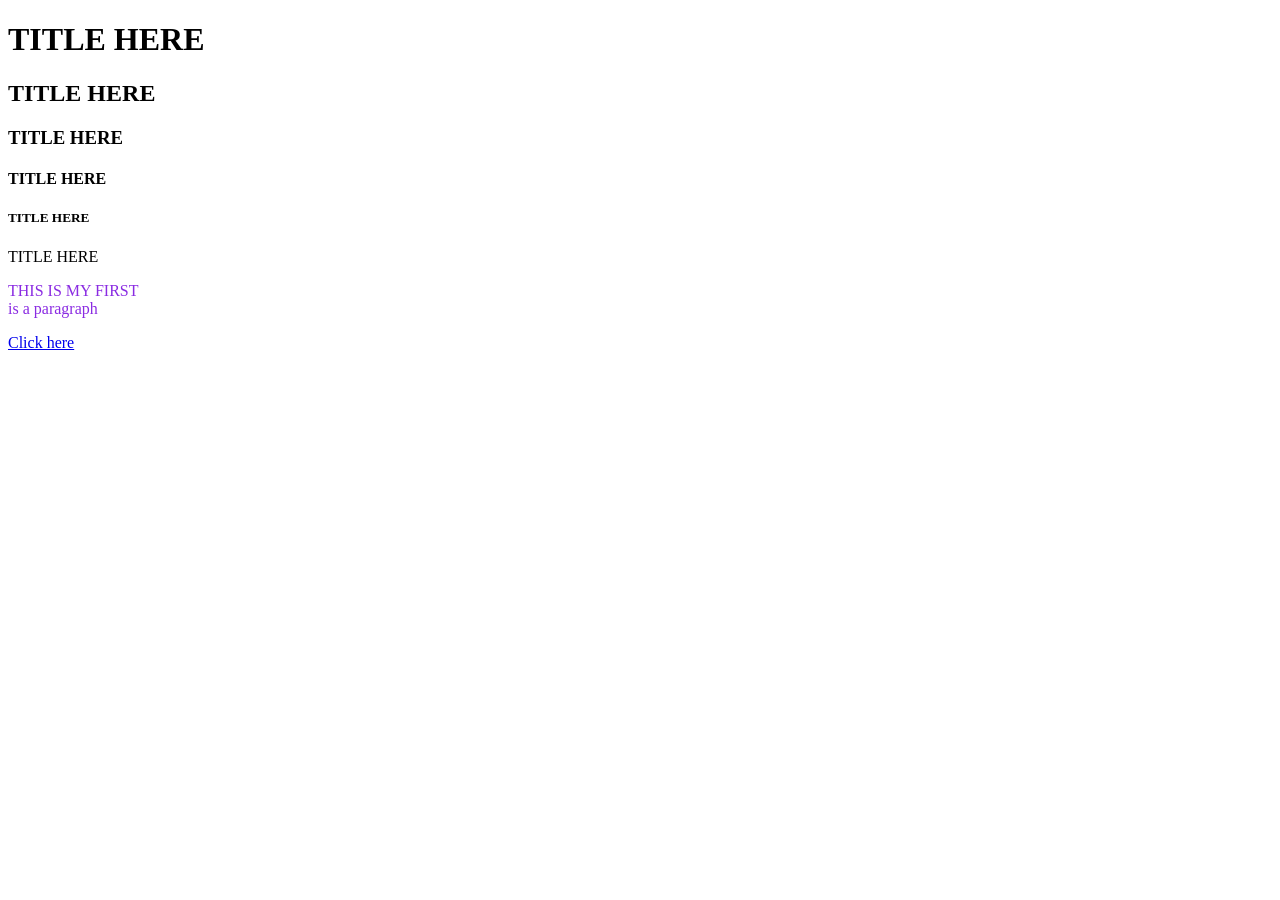
<file: Index.html>
<!DOCTYPE html>
<html>
    <head>
        <title>THIS IS MY FIRST WEBPAGE</title>
    </head>
    <h1>TITLE HERE</h1>
    <h2>TITLE HERE</h2>
    <h3>TITLE HERE</h3>
    <h4>TITLE HERE</h4>
    <h5>TITLE HERE</h5>
    <h16>TITLE HERE</h6>
        <p style="color: blueviolet">THIS IS MY FIRST<br>is a paragraph</p>
        <a href="https://ksrtc.in/">Click here</a>
</html>
</file>
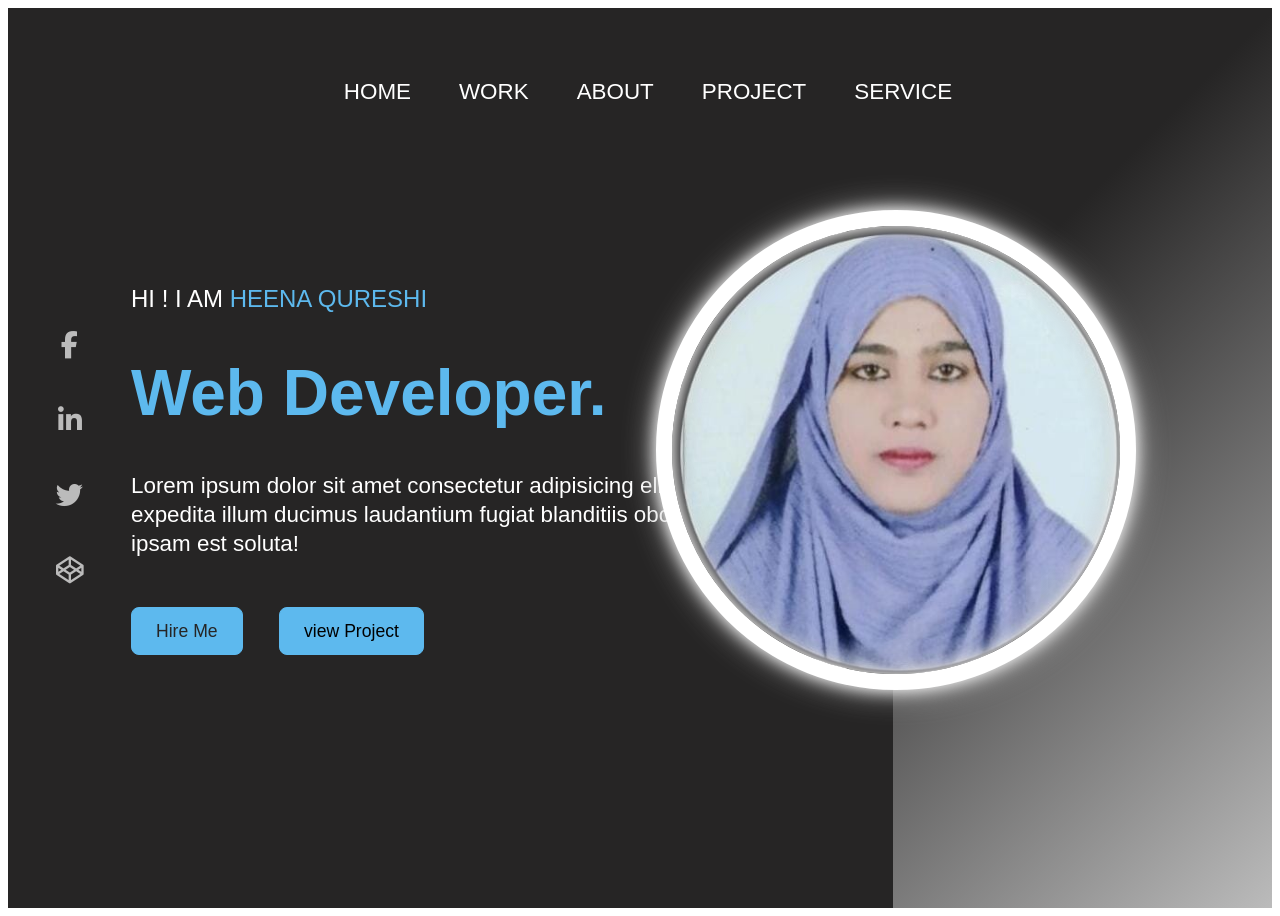
<file: index.html>
<!DOCTYPE html>
<html lang="en">

<head>
    <meta charset="UTF-8">
    <meta name="viewport" content="width=device-width, initial-scale=1.0">
    <title>portfolio website </title>
    <link rel="stylesheet" href="style.css">
    <link rel="stylesheet" href="https://cdnjs.cloudflare.com/ajax/libs/font-awesome/6.4.2/css/all.min.css"
        integrity="sha512-z3gLpd7yknf1YoNbCzqRKc4qyor8gaKU1qmn+CShxbuBusANI9QpRohGBreCFkKxLhei6S9CQXFEbbKuqLg0DA=="
        crossorigin="anonymous" referrerpolicy="no-referrer" />
</head>

<body>
    <div class="portfolio-container">
        <ul class="navlist">
            <li><a href="#">Home</a></li>
            <li><a href="#">Work</a></li>
            <li><a href="#">About</a></li>
            <li><a href="#">Project</a></li>
            <li><a href="#">Service</a></li>
        </ul>
        <div class="left-container">

            <div class="icon">
                <i class="fa-brands fa-facebook-f"></i>
                <i class="fa-brands fa-linkedin-in"></i>
                <i class="fa-brands fa-twitter"></i>
                <i class="fa-brands fa-codepen"></i>
            </div>
            <div class="content">
                <p class="intro">HI ! I AM <span>HEENA QURESHI</span></p>
                <h1>Web Developer.</h1>
                <p class="detail">Lorem ipsum dolor sit amet consectetur adipisicing elit. Placeat, expedita illum
                    ducimus laudantium fugiat blanditiis obcaecati iste ipsam est soluta!</p>
                <div class="btn-container">
                    <button>Hire Me</button>
                    <button>view Project</button>
                </div>

            </div>

        </div>
        <div class="right-container"></div>

        <div class="design">
            <div class="circle"></div>
            <div class="circle"></div>
        </div>

    </div>
</body>
</html>
</file>
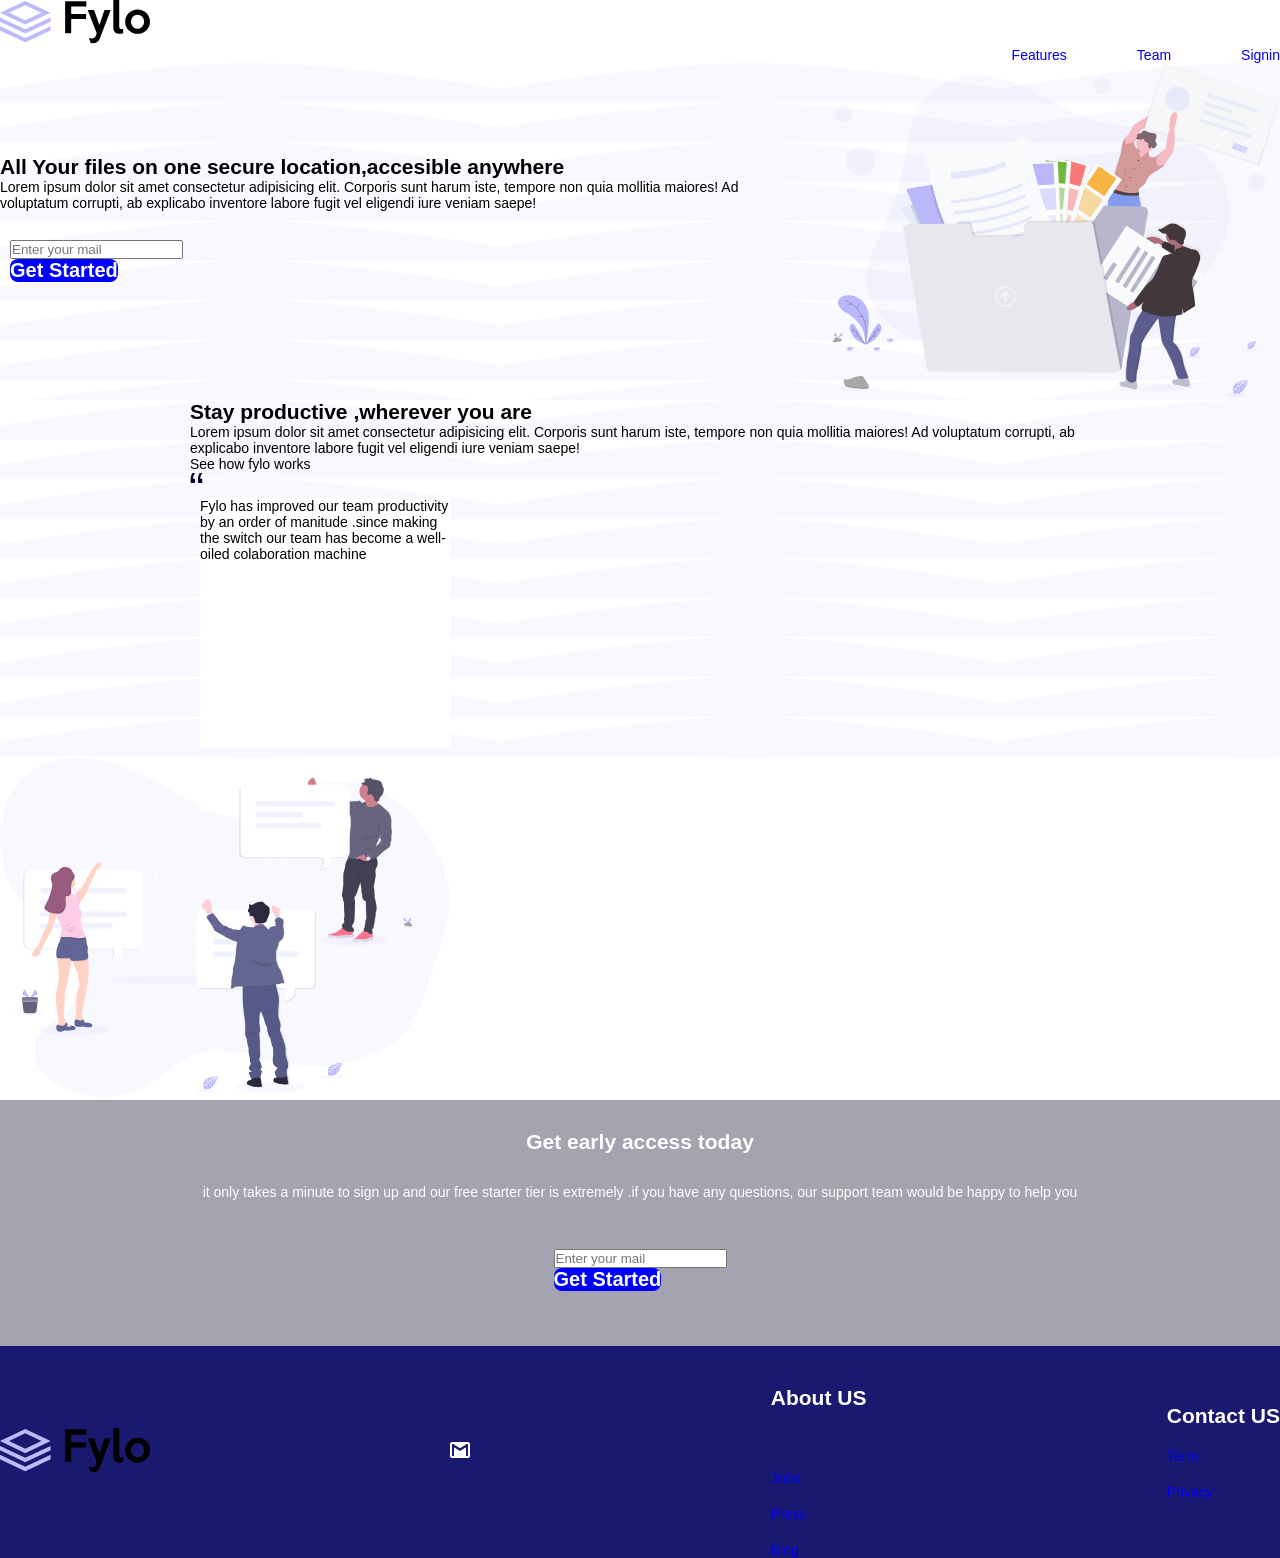
<file: assgn6.html>
<!DOCTYPE html>
<html lang="en">

<head>
    <meta charset="UTF-8">
    <meta name="viewport" content="width=device-width, initial-scale=1.0">
    <title>My website</title>
    <link rel="stylesheet" href="assgn6.css">
</head>

<body>
    <nav>
        <div class="container main-nav flex"></div>
        <a href="#" class="logo">

            <img src="./logo.svg" alt="company">
        </a>
        <div class="nav-links">
            <ul class="flex">
                <li><a href="#" class="link">Features</a></li>
                <li><a href="#" class="link">Team</a></li>
                <li><a href="#" class="link">Signin</a></li>

            </ul>
        </div>
    </nav>
    <header>
        <div class="container header-section flex">
            <div class="header-left">

                <h2>All Your files on one secure location,accesible anywhere</h2>
                <p>Lorem ipsum dolor sit amet consectetur adipisicing elit. Corporis sunt harum iste, tempore non quia
                    mollitia maiores! Ad voluptatum corrupti, ab explicabo inventore labore fugit vel eligendi iure
                    veniam saepe!</p>

                <form>
                    <div class="input-name">

                        <input type="email" placeholder="Enter your mail">
                        <!-- <input type="text" placeholder="Get Started"> -->

                        <li><a href="#" class="link  primary-button">Get Started</a></li>

                    </div>
                </form>

            </div>
            <div class="header-right">
                <img src="./illustration-1.svg" alt="hero image">
            </div>

        </div>
    </header>

    <div class="container header-section flex">
        <div class="header-left">

            <h2>Stay productive ,wherever you are</h2>

            <p>Lorem ipsum dolor sit amet consectetur adipisicing elit. Corporis sunt harum iste, tempore non quia
                mollitia maiores! Ad voluptatum corrupti, ab explicabo inventore labore fugit vel eligendi iure
                veniam saepe!</p>

            <p>See how fylo works</p>

            <div class="sample-text">
                <img src="./icon-quotes.svg" alt="my">
            </div>
            <!-- <section class="container"> -->
                <div class="card">
                    <p>Fylo has improved our team productivity by an order of manitude .since making the switch our team
                        has become a well-oiled colaboration machine </p>
                </div>      
                
            <!-- </section> -->
        </div>


    </div>

    <div class="header-right">
        <img src="./illustration-2.svg" alt="hero image">

    </div>

    </div>
    <!-- cta   section  -->
    <section class="cta-section">
        <div class="container flex cta-section-container">
            <h2>Get early access today</h2>

            <p>it only takes a minute to sign up and
                our free starter tier is extremely .if you have any questions, our support team would be happy to help
                you</p>

            <form>
                <div class="input-name">

                    <input type="email" placeholder="Enter your mail">
                    <!-- <input type="text" placeholder="Get Started"> -->

                    <li><a href="#" class="link  primary-button">Get Started</a></li>

                </div>
            </form>

        </div>

    </section>

    <!-- footer section   -->
    <footer>
        <div class="footer-section">
            <div class="container main-nav flex">
                <a href="#" class="logo">
                    <img src="./logo.svg" alt="my">
                </a>

                <i>
                    <img src="./icon-email.svg" alt="my">
                </i>



                <div class="link-column flex">

                    <h2 class="footer">About US</h2>
                    <a href="#" class="link">Jobs</a>
                    <a href="#" class="link">Press</a>
                    <a href="#" class="link">Blog</a>

                </div>
                <div class="link-column flex">
                    <h2>Contact US</h2>
                    <a href="#" class="link">Term</a>
                    <a href="#" class="link">Privacy</a>

                </div>
            </div>
        </div>
    </footer>

</body>

</html>
</file>
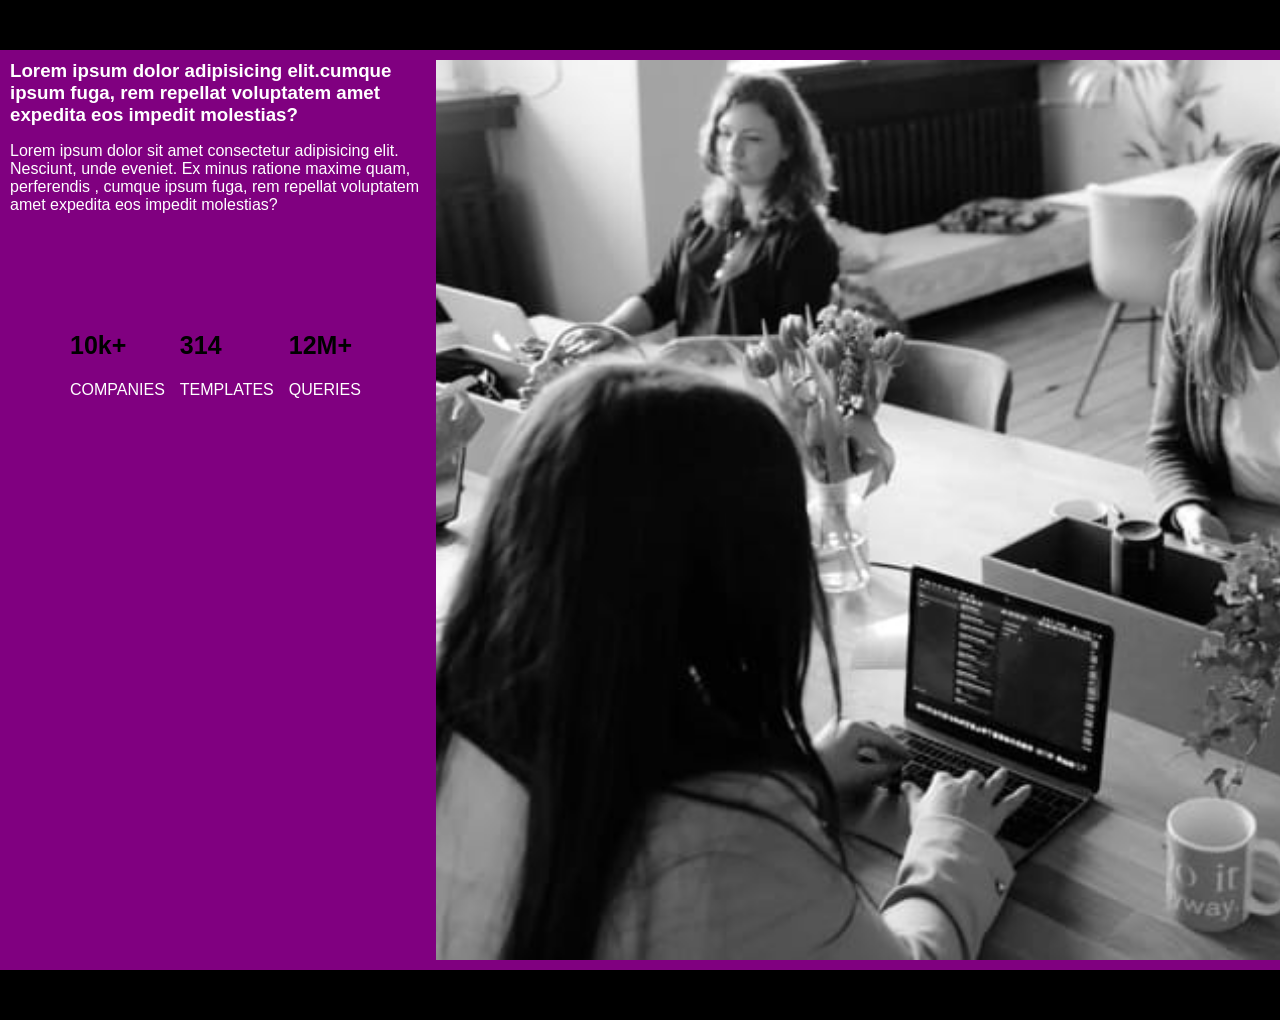
<file: assign5.html>
<!DOCTYPE html>
<html lang="en">

<head>
    <meta charset="UTF-8">
    <meta name="viewport" content="width=device-width, initial-scale=1.0">
    <title>My Website</title>
    <link rel="stylesheet" href="assign5.css">
</head>

<body>
    <div class="main">

        <div class="text">
            <h3>Lorem ipsum dolor adipisicing elit.cumque
                ipsum fuga, rem repellat voluptatem amet expedita
                eos impedit molestias?
            </h3>
            <p>Lorem ipsum dolor sit amet consectetur adipisicing elit.
                Nesciunt, unde eveniet. Ex minus ratione maxime quam, perferendis
                , cumque ipsum fuga, rem repellat voluptatem amet expedita
                eos impedit molestias?</p>
            <div class="section-work">
                <div class="container">

                    <div> 
                        <h2 class="counter-no">10k+</h2>
                        <p>COMPANIES</p>
                    </div>
                    
                    <div> 
                        <h2 class="counter-no">314</h2>
                        <p>TEMPLATES</p>
                    </div>
                    <div> 
                        <h2 class="counter-no">12M+</h2>
                        <p>QUERIES</p>
                    </div>
                </div>
            </div>
        </div>
        <img src="./image-header-desktop.jpg">
    </div>
</body>

</html>
</file>
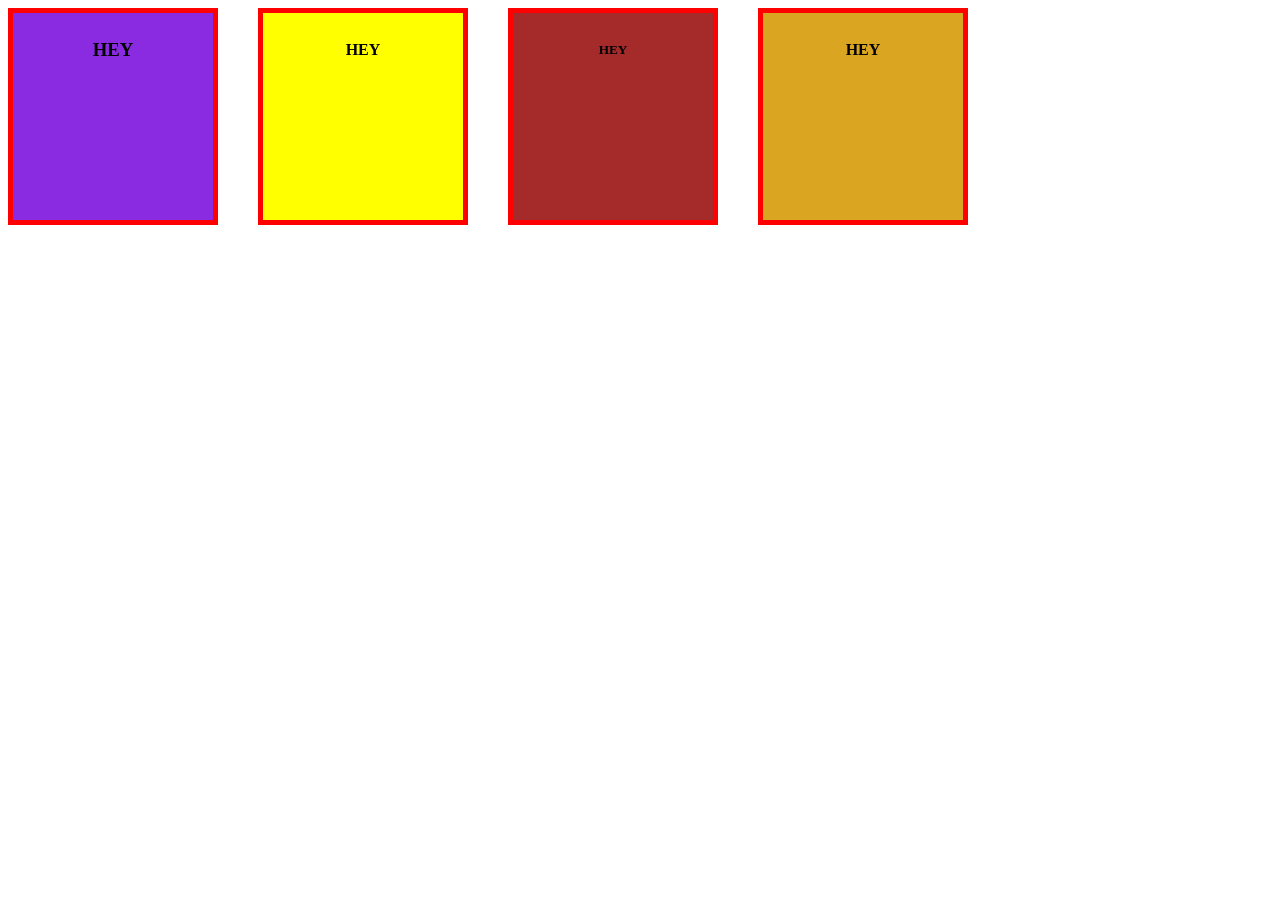
<file: boxmodel.html>
<!DOCTYPE html>
<html lang="en">

<head>
    <meta charset="UTF-8">
    <meta name="viewport" content="width=device-width, initial-scale=1.0">
    <title>Document</title>
    <link rel="stylesheet" type="text/css" href="boxmodel.css">

</head>
<body>
    <div class="main">
    <div class="box1">
        <h3>HEY</h3>
    </div>
    <div class="box2">
        <h4>HEY</h4>
    </div>
    <div class="box3">
        <h5>HEY</h5>
    </div>
    <div class="box4">
        <h4>HEY</h5>
    </div>
    </div>
</body>

</html>
</file>
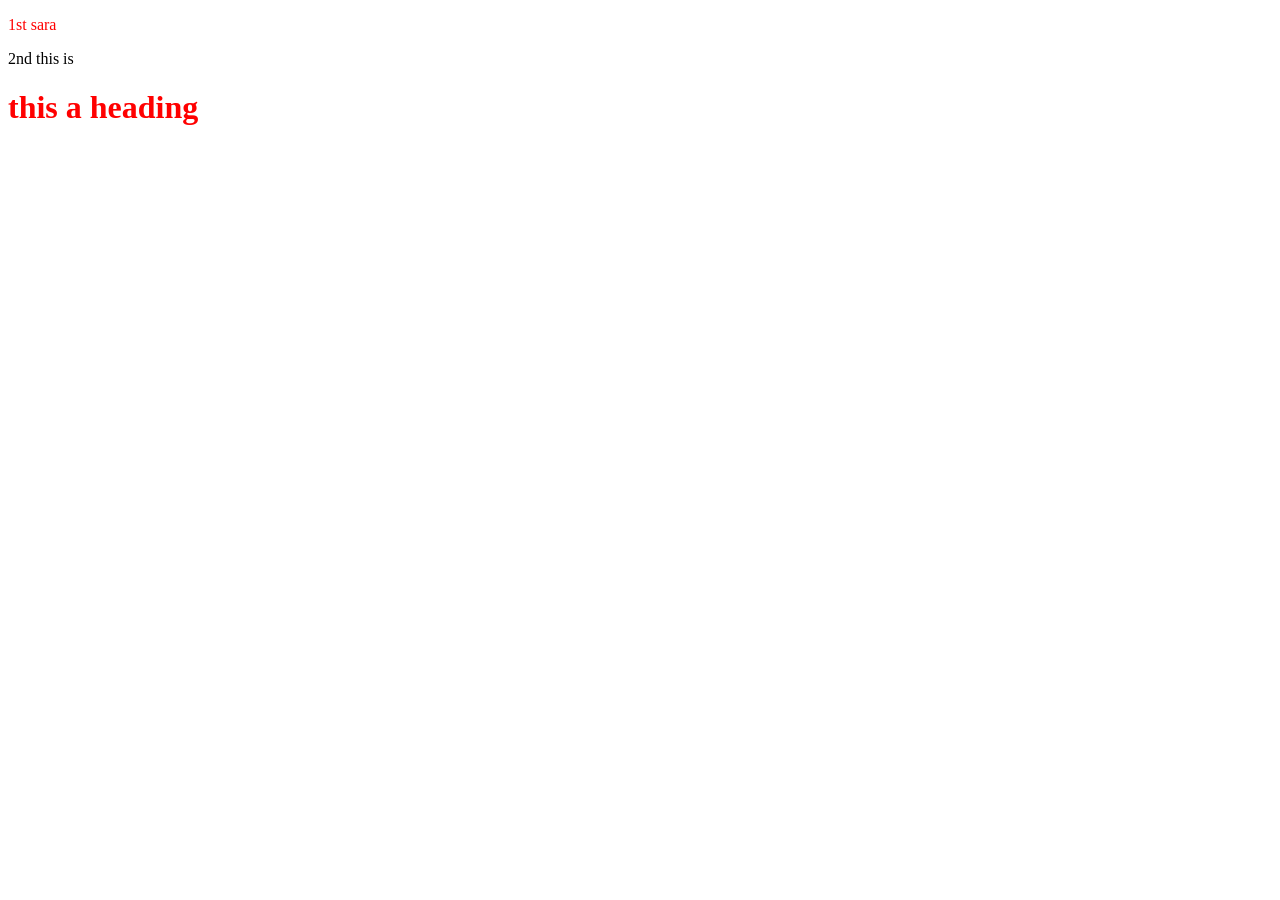
<file: Class2.html>
<!DOCTYPE html>
<html lang="en">
<head>
    <meta charset="UTF-8">
    <meta name="viewport" content="width=device-width, initial-scale=1.0">
    <title>Helo css</title>
    <style>
           .red{color:red}
    </style>
</head>
<body>
    <div id="greek">
        <p class="red">1st sara</p>
        <p>2nd this is</p>
    <h1 class="red">this a heading </h1>
    </div>
</body>
</html>
</file>
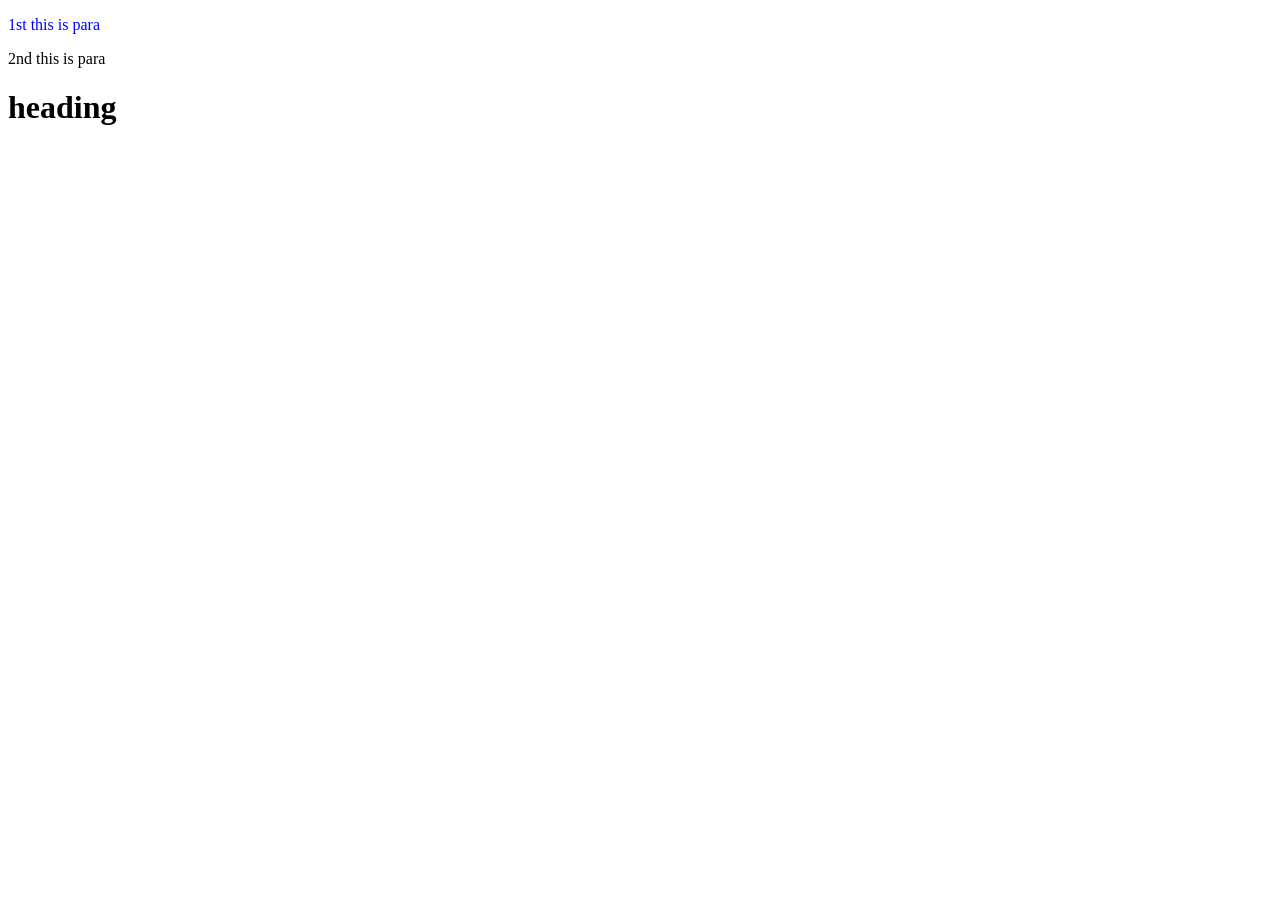
<file: Id.html>
<!DOCTYPE html>
<html lang="en">
<head>
    <meta charset="UTF-8">
    <meta name="viewport" content="width=device-width, initial-scale=1.0">
    <title>Hello css</title>
    <style>
        #jin{ color:blue;}
    </style>
</head>
<body>
    <div id="greek">
        <p id="jin">1st this is para</p>
        <p>2nd this is para</p>
        <h1>heading</h1>
    </div>
</body>
</html>
</file>
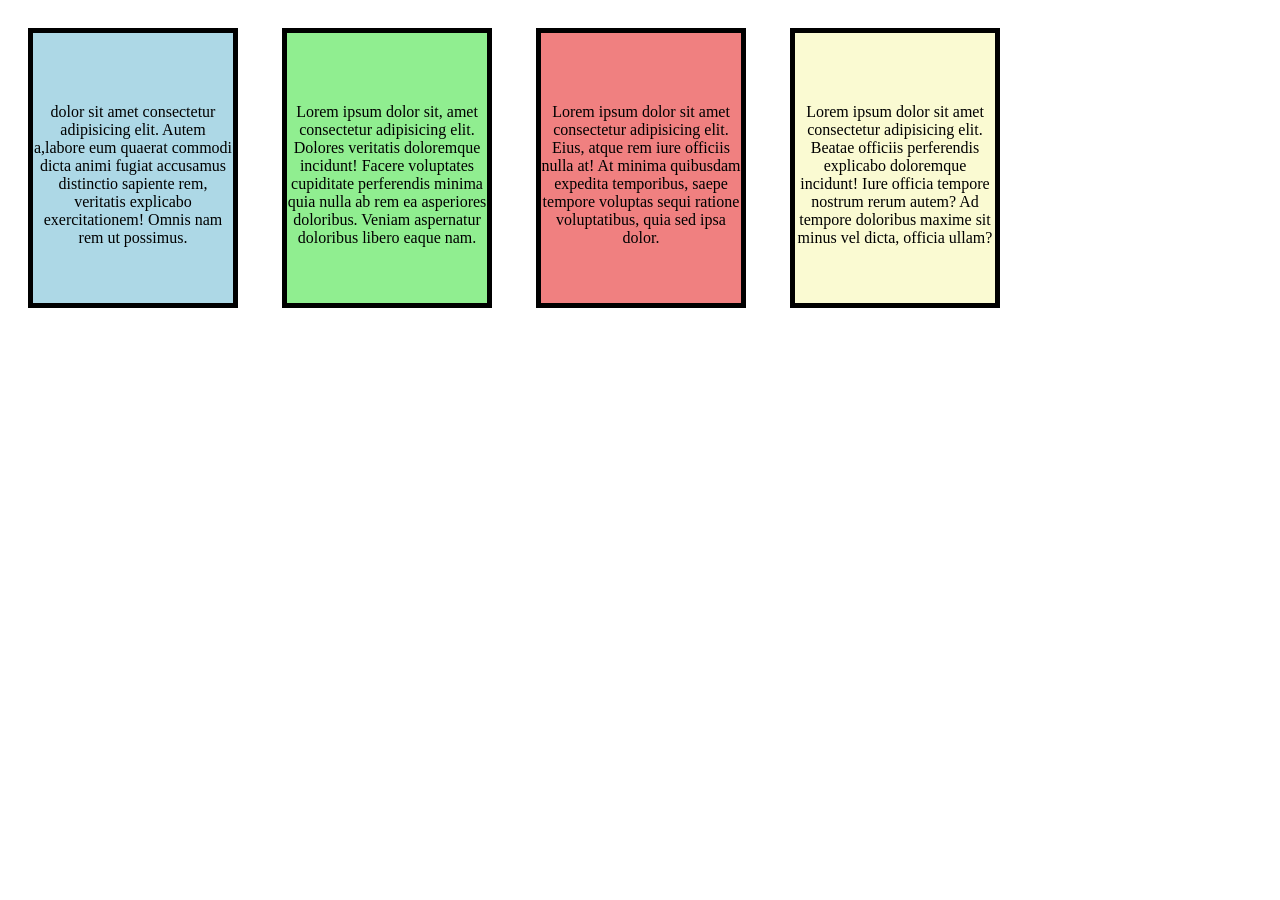
<file: project.html>
<!DOCTYPE html>
<html>
<head>
    <style>
        .box {
            width: 200px;
            height: 200px;
            border: 5px solid black;
            margin: 20px;
            display: inline-block;
            text-align: center;
            padding-top: 70px; 
        }
        .box1 { background-color: lightblue; }
        .box2 { background-color: lightgreen; }
        .box3 { background-color: lightcoral; }
        .box4 { background-color: lightgoldenrodyellow; }
    </style>
</head>
<body>
    <div class="box box1">
        <span> dolor sit amet consectetur adipisicing elit.
             Autem a,labore eum quaerat commodi dicta animi 
             fugiat accusamus distinctio sapiente rem, 
             veritatis explicabo exercitationem!
              Omnis nam rem ut possimus.</span>
    </div>
    <div class="box box2">
        <span>Lorem ipsum dolor sit, amet consectetur adipisicing elit. Dolores
             veritatis doloremque incidunt! Facere voluptates cupiditate perferendis minima 
             quia nulla ab rem ea asperiores doloribus. Veniam aspernatur doloribus libero eaque nam.</span>
    </div>
    <div class="box box3">
        <span>Lorem ipsum dolor sit amet consectetur adipisicing elit. Eius,
             atque rem iure officiis nulla at! At minima quibusdam expedita temporibus,
             saepe tempore voluptas sequi ratione voluptatibus, quia sed ipsa dolor.</span>
    </div>
    <div class="box box4">
        <span>Lorem ipsum dolor sit amet consectetur adipisicing elit.
            Beatae officiis perferendis explicabo doloremque incidunt!
            Iure officia tempore nostrum rerum autem? Ad tempore doloribus maxime sit minus vel dicta,
             officia ullam?</span>
    </div>
</body>
</html>
</file>
<file: style.css>
@import url('https://fonts.googleapis.com/css2?family=Dancing+Script:wght@400..700&family=Poppins:ital,wght@0,100;0,200;0,300;0,400;0,500;0,600;0,700;0,800;0,900;1,100;1,200;1,300;1,400;1,500;1,600;1,700;1,800;1,900&display=swap');

* {

    margin: o;
    padding: 0;
    box-sizing: border-box;

    font-family: 'poppins ', sans-serif;
}

.portfolio-container {
    min-height: 100vh;
    width: 100%;
    display: flex;
}

.navlist {
    display: flex;
    gap: 3rem;
    /* background: lightgreen; */
    height: 15vh;
    width: 100%;
    justify-content: center;
    align-items: center;
    position: fixed;
}

.navlist li {
    list-style: none;
}

.navlist li a {
    text-decoration: none;
    text-transform: uppercase;
    font-size: 1.4rem;
    color: white;
}

.left-container,
.right-container {
    height: 100vh;
    display: flex;
    align-items: center;
}

.left-container {
    background:  #262525;
    width: 70%;
    padding-left: 3rem;
}

.right-container {
    /* background: #BDD9BF; */
    background: linear-gradient(-45deg, #bbb, #262525 70%);
    width: 30%;


}

.icon .fa-brands {
    color: #bbb;
    font-size: 1.7rem;


}

.icon {
    display: flex;
    flex-direction: column;
    justify-content: center;
    align-items: center;
    gap: 3rem;
}

.content {
    margin-left: 3rem;
}

.content .intro {
    font-size: 1.5rem;
    color: #fff;
}

.content .intro span{
    color: #5DB9EE;
}

.content h1 {
    font-size: 4rem;
    color: #5DB9EE;
}
.content .detail {
    font-size: 1.4rem;
    color: #fff;
    max-width: 40rem;
    margin: 1.1rem 0 3rem 0;
    line-height: 1.8rem;
}

.btn-container button{
border: .1rem solid #5DB9EE;
font-size: 1.1rem;
padding: .8rem 1.5rem;
border-radius: .5rem;
cursor: pointer;
transition: .5s ease;
}

button:nth-child(1){
    background: #5DB9EE;
    color: #262525;
}

button:nth-child(2){
    background: transparent;
    background: #5DB9EE;
margin-left: 2rem;
}
button:nth-child(1):hover{
    background: transparent;
    color: #262525;
}

button:nth-child(2):hover{
    background: #3877ff;
    color: #262525
}

.icon .fa-brands:hover{
    cursor: pointer;
    background: linear-gradient(#fff, #3877ff);
    -webkit-background-clip: text;
    -webkit-text-fill-color:transparent;
}
 
.design .circle{
aspect-ratio: 1;
position: absolute;
border-radius: 50%;
top: 50%;
left: 70%;
transform: translate(-50%,-50%);
}
.circle:nth-child(1){
    background: linear-gradient(90deg , #262525 100%);
    width: 38rem;
}

.circle:nth-child(2){
    background: white;
    width: 30rem;
    background-image: url("img/img3.jpg");
background-size: 100%;
background-repeat: no-repeat;
box-shadow: 
0 0 1rem #fff,
inset 0 0 1rem #fff,
0 0 2rem #bbb,
inset 0 0 2rem #bbb;
border: 1rem solid  white;

}
</file>
<file: assgn6.css>
* {
    margin: 0;
    padding: 0;
    box-sizing: border-box;

}

body {
    font-family: sans-serif;

     
}


a {
    text-decoration: none;
    display: inline-block;
}


ul {
    list-style: none;
}

.container {
    width: 100%;
    margin-inline: auto;

}

.flex {
    display: flex;
    align-items: center;
}

.main-nav {
    justify-content: space-between;

}
    /* logo image  size */
.logo img {
    width: 150px;


}


.nav-links {
    flex-basis: 700px;
}




.nav-links ul {
    justify-content: end;
    gap: 70px;
}


/* header section */

.header {
    padding: 4px 0 ;

}

.header-section {
    justify-content: space-around;
    gap: 50px;
    background-image: url('./bg-curve-desktop.svg');
    background-size: 500px;

}
   /* img  width */
.header-right img {
    width: 450px;
}


.header-left {
max-width: 100vh;
flex-direction: column;
align-items: flex-start;


}

.p{
font-size: 30px;
color: aqua;

}




/* cta section  */

.cta-section-container {
     
    flex-direction: column;
    gap: 20px;
 color: white;


}
.cta-section {
    padding: 30px;

    background-color: hwb(245 64% 31%);

     
}

.cta-section-container p {
color: white;
margin-top: 10px;

}

.footer {
    padding-block: 40px;
}

.link-column {
    flex-direction: column;
    align-items: flex-start;
    gap:20px;
    color: white;

}
.footer-section  {

    background-color:midnightblue;
    color: white;

}


    body {
        font-size: 14px;

    }

.input-name {
width: 100%;
margin: 15px auto;
font-size: 20px;
padding: 10px;
list-style: none;

}
.primary-button {
    background-color: blue;
    border-radius: 8px;
    font-weight: 700;
    font-size: 20px;
    color: white !important;
    /* padding: 8px 10px; */

} 


* {
    box-sizing:border-box ;
    padding: 0;
    margin: 0;
}


    /* .container {
        display: flex;
        justify-content: center;
    } */


.card {

    background: white;
    width: 250px;
    height: 250px;
    margin: 10px;
}
</file>
<file: assign5.css>
body {
    margin: 0;
font-family: sans-serif;
background-color: #000000;
}
    
  .main {
  display: flex;
background-color:purple;
justify-content: space-between;
padding: 10px 10px;
margin-top: 50px;
margin-bottom: 50px;
/* width:100% ; */
/* align-items: center; */

  }
  

 .main img{
   height:100vh; 
      display: flex;
    
  }    
  .main  h3{
margin: 0;
color: white;


  }

  .main p {
     color: white;
    margin-right: 15px;
    
  }

  .section-work {
    transition: all 0.7s linear;
    padding: 80px 60px;
    
  }
  .container {
           display: flex;
        justify-content: center;

    .counter-no{
      font-size: 25px;
    }
    
        /* Mobile devices  0px to 767px*/
        @media screen and (max-width:767px) {
            .container {
                flex-direction: column-reverse;
            }
        }
          /* tablet */
          @media screen and (min-width:768px) and (max-width:1090px) {
            
            }
          /* Larger screen */
        @media screen and (min-width:1091px) {
            
        }
</file>
<file: boxmodel.css>
.main {
    display: flex;
    gap: 40px;
}


.box1 {
    width: 200px;
    height: 200px;
    border: 5px solid red;
     text-align: center;
    padding-top: 7px;
    justify-content: center;
    display: flex;
    background-color: blueviolet;

}

.box2 {
    width: 200px;
    height: 200px;
    border: 5px solid red;
     text-align: center;
    padding-top: 7px; 
    justify-content: center;
    display: flex;
    background-color: yellow;
}

.box3 {
    width: 200px;
    height: 200px;
    border: 5px solid red;
     text-align: center;
    padding-top: 7px; 
    justify-content: center;
    display: flex;
    background-color: brown;
}


.box4 {
    width: 200px;
    height: 200px;
    border: 5px solid red;
     text-align: center;
    padding-top: 7px; 
    justify-content: center;
    display: flex;
    background-color: goldenrod
}
</file>
